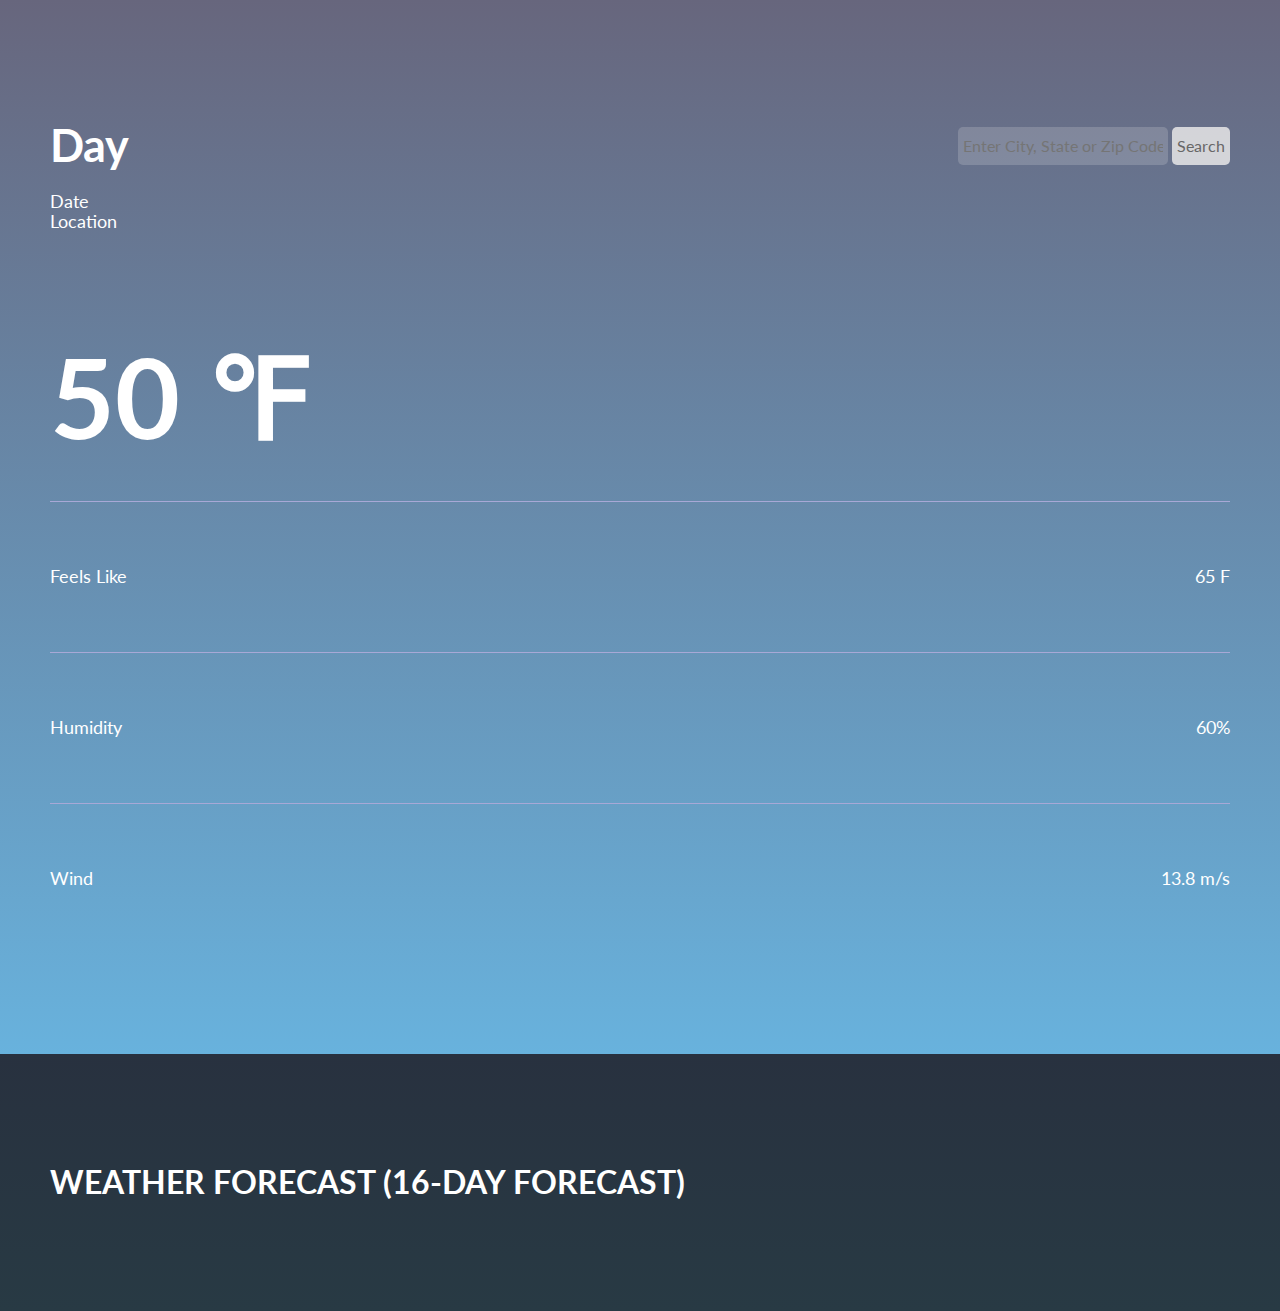
<file: index.html>
<!DOCTYPE html>
<html lang="en">
  <head>
    <meta charset="utf-8" />
    <meta name="description" content="This is where your description goes" />
    <meta name="keywords" content="one, two, three" />
    <meta name="viewport" content="width=device-width, initial-scale=1.0">

    <title>Weather App</title>
    <link rel="shortcut icon" type="image/png" href="img/favicon.png">
    <link rel="preconnect" href="https://fonts.gstatic.com">
    <link href="https://fonts.googleapis.com/css2?family=Lato&display=swap" rel="stylesheet">
    <!-- external CSS link -->
    <link rel="stylesheet" href="css/normalize.css" />
    <link rel="stylesheet" href="css/style.css" />
  </head>
  <body>
    <div class="main_container">
      <nav>
        <div class="row">
          <h1 class="todays_day">Day</h1>
          <div>
            <input
              type="Enter Location"
              placeholder="Enter City, State or Zip Code"
            />
            <button type="submit">Search</button>
          </div>
        </div>
        <div>
          <span class="date_format">Date</span>
        </div>
        <div>
          <span class="get_location">Location</span>
        </div>
      </nav>
      <main>
        <h2 class="current_temp">50 &#8457;</h2>
        <div class="row main_border">
          <span>Feels Like</span>
          <span class="print">65 F</span>
        </div>
        <div class="row main_border">
          <span>Humidity</span>
          <span class="print_humidity">60%</span>
        </div>
        <div class="row main_border">
          <span>Wind</span>
          <span class="print_wind">13.8 m/s</span>
        </div>
      </main>
    </div>
    <section class="weather_forecast">
      <h3>WEATHER FORECAST (16-DAY FORECAST)</h3>
      <ul>
        <!-- <li class="weather_print">
          <div class="weather_contents">
            <img src="" alt="" class="forecast_img" />
            <span class="weather_temp"></span>
          </div>
          <div class="weather_float">
            <span class="weather_time"></span>
            <span class="weather_day"></span>
          </div>
        </li> -->
      </ul>
    </section>

    <script type="text/javascript" src="js/main.js"></script>
  </body>
</html>
</file>
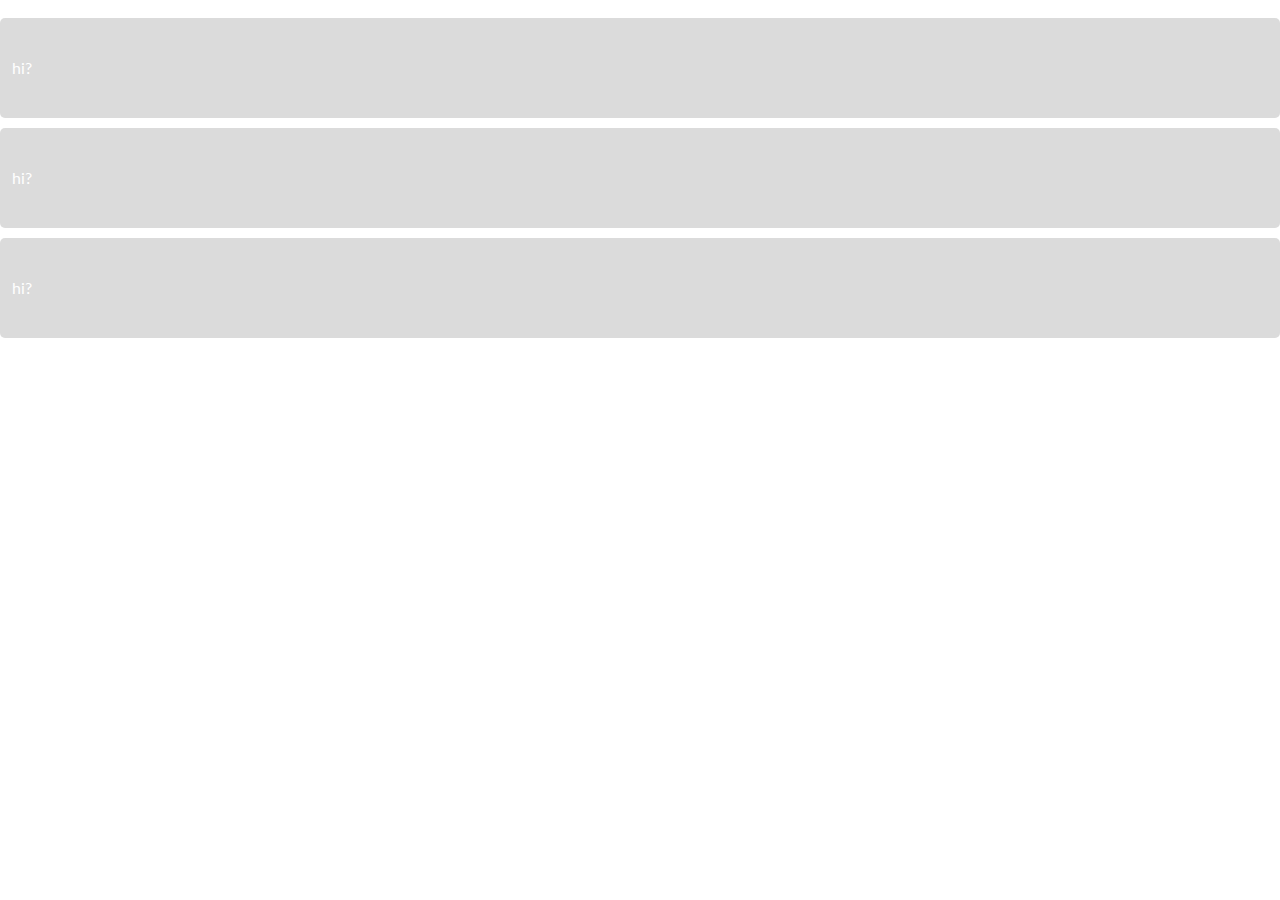
<file: practice.html>
<!DOCTYPE html>
<html lang="en">
  <head>
    <meta charset="utf-8" />
    <meta name="description" content="This is where your description goes" />
    <meta name="keywords" content="one, two, three" />

    <title>Weather App</title>

    <!-- external CSS link -->
    <link rel="preconnect" href="https://fonts.gstatic.com" />
    <link
      href="https://fonts.googleapis.com/css2?family=Lato&display=swap"
      rel="stylesheet"
    />
    <link rel="stylesheet" href="css/normalize.css" />
    <link rel="stylesheet" href="css/style.css" />
  </head>
  <body>
    <
      <ul class="testHere">
        <li>
          <p class="get_paragraph">hi?</p>
        </li>
        <li>
          <p class="get_paragraph">hi?</p>
        </li>
        <li>
          <p class="get_paragraph">hi?</p>
        </li>
      </ul>
    
    <script type="text/javascript" src="practice.js"></script>
  </body>
</html>
</file>
<file: css/style.css>
/******************************************
/* CSS
/*******************************************/

/* Box Model Hack */
* {
  box-sizing: border-box;
  font-family: 'Lato', sans-serif;
  /* outline: 1px solid; */
  color: white;
  margin: 0;
  padding: 0;
}

/******************************************
/* LAYOUT
/*******************************************/
nav {
  padding: 0 0 100px;
}

h1 {
  margin: 10px 0;
  padding: 10px 0;
}

h2 {
  padding-bottom: 40px;
  font-size: 7rem;
}

span {
  font-size: 1.1rem;
}

input {
  width: 210px;
  padding: 10px 5px;
  border: none;
  border-radius: 5px;
  color: black;
  background-color: rgba(236, 234, 234, 0.2);
}

input:focus,
button:focus {
  outline: none;
}

button {
  padding: 10px 5px;
  border-radius: 5px;
  border: none;
  background-color: rgba(236, 234, 234, 0.822);
  color: rgb(104, 103, 103);
}

/******************************************
/* MAIN CONTAINER LAYOUT
/*******************************************/

.main_container {
  background-image: linear-gradient(#67667d, #68B2DD);
  padding: 100px 50px;
}

.row {
  display: flex;
  justify-content: space-between;
  align-items: center;
  flex-wrap: wrap;
}

.main_border {
  border-top: 1px solid #a8a8d6;
  padding: 65px 0;
}

.todays_day {
  font-size: 2.8rem;
}

/******************************************
/* WEATHER FORECAST LAYOUT
/*******************************************/
h3 {
  padding: 60px 0;
  font-size: 2rem;
}

ul {
  display: flex;
  flex-direction: column;
  flex-wrap: wrap;
}

li {
  height: 100px;
  display: flex;
  flex-wrap: wrap;
  justify-content: space-between;
  align-items: center;
  list-style: none;
  margin-bottom: 10px;
  padding: 20px 12px;
  background: rgba(70, 69, 70, 0.192);
  border-radius: 5px;
}

li:hover,
li:focus {
  background-color: rgba(143, 143, 143, 0.349);
  color: #222831;
  transform: scale(1.03);
  transition: background-color 150ms, color 150ms, transform 150ms;
}

.weather_forecast {
  padding: 50px;
  background-image: linear-gradient(#28313f, #283a44);
}

.weather_temp {
  margin-left: 15px;
  font-size: 2rem;
}

.forecast_img {
  height: 100%;
  width: auto;
}

.weather_contents {
  display: flex;
  flex-wrap: wrap;
  align-items: center;
  height: 60px;
}

.weather_time {
  margin-right: 3px;
}

/******************************************
/* ADDITIONAL STYLES
/*******************************************/
</file>
